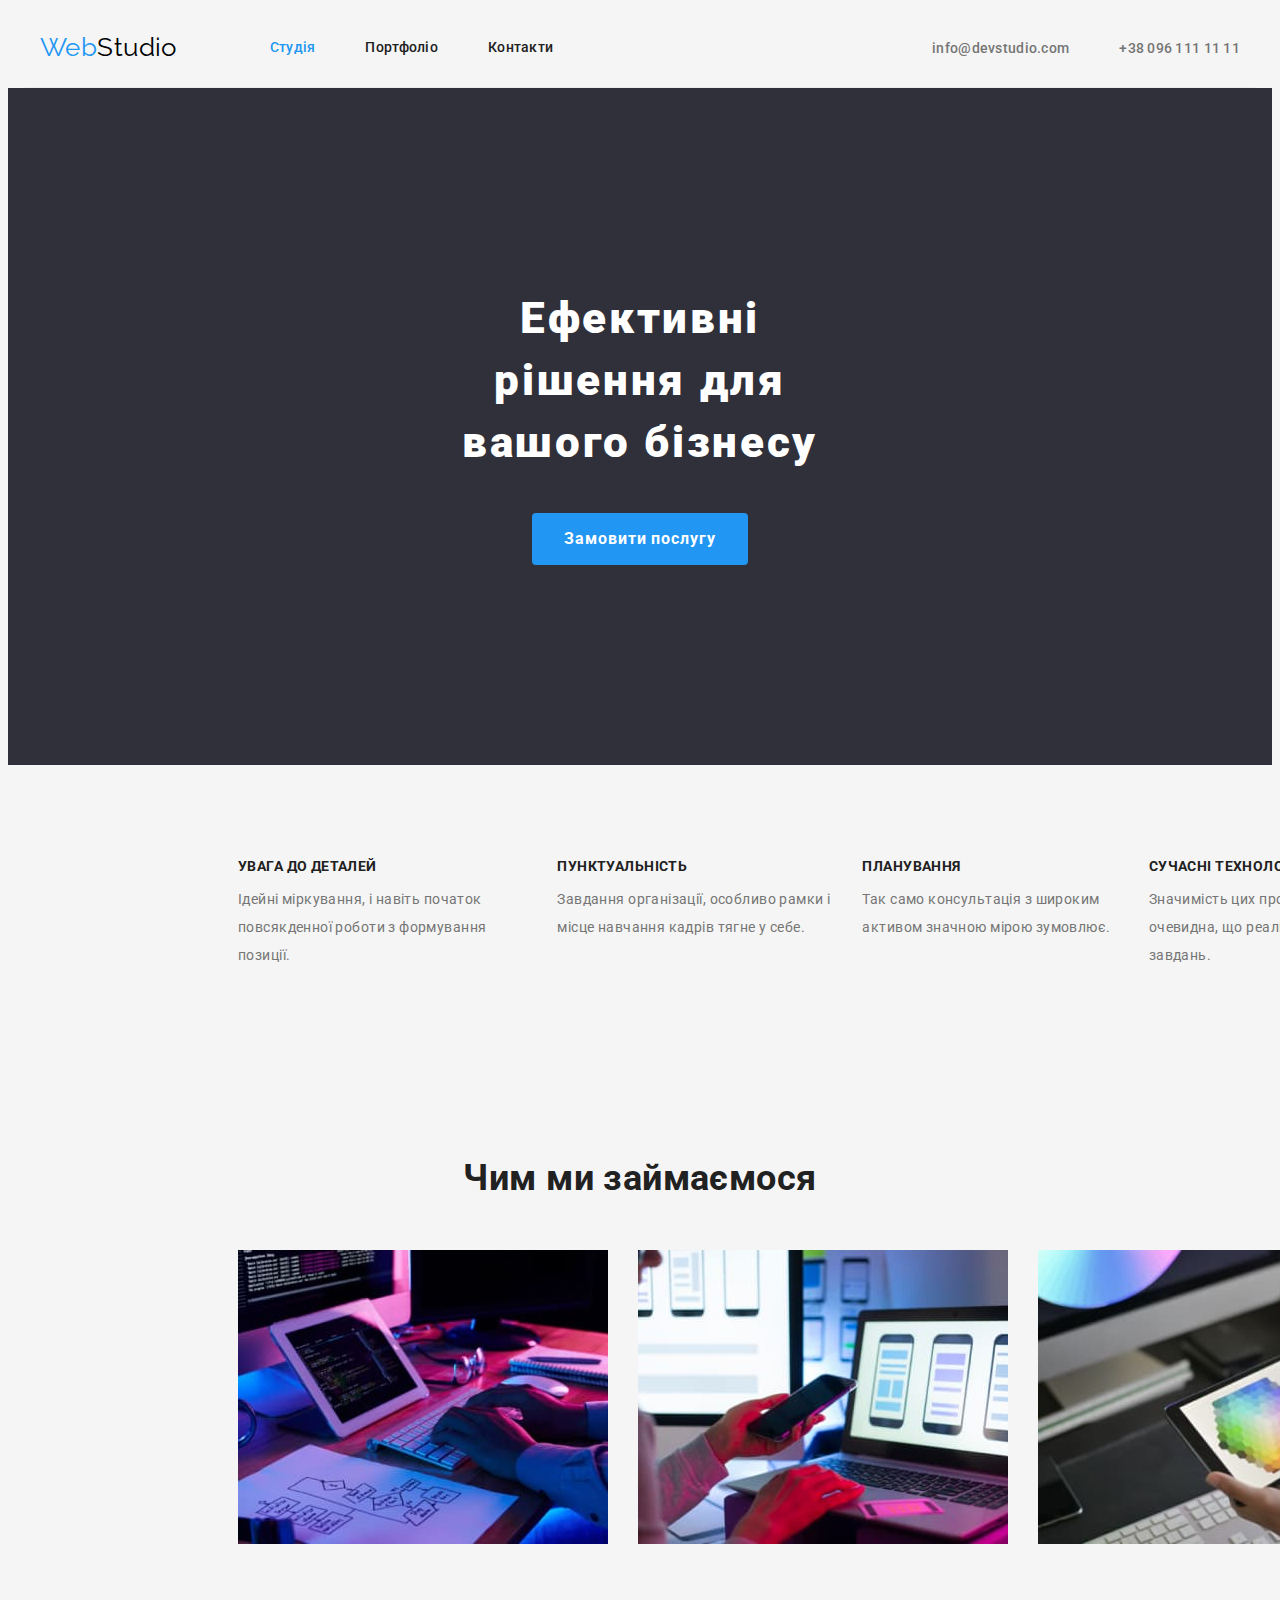
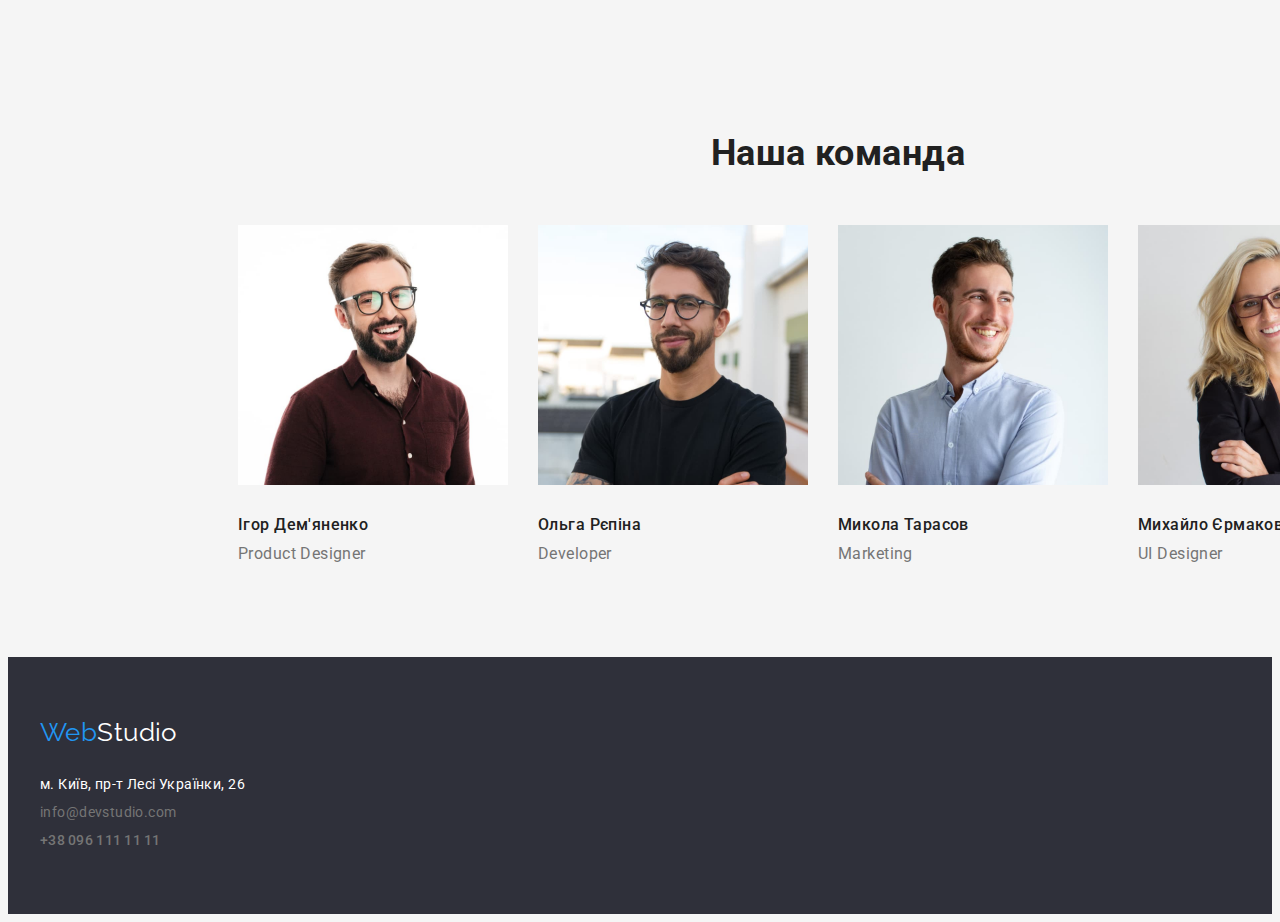
<file: index.html>
<!DOCTYPE html>
<html lang="en">
<head>
    <meta charset="UTF-8">
    <meta http-equiv="X-UA-Compatible" content="IE=edge">
    <meta name="viewport" content="width=device-width, initial-scale=1.0">
     <title>Студія</title>
     <link rel="preconnect" href="https://fonts.googleapis.com">
     <link rel="preconnect" href="https://fonts.gstatic.com" crossorigin>
     <link href="https://fonts.googleapis.com/css2?family=Raleway:wght@700&family=Roboto:wght@400;500;700;900&display=swap" 
     rel="stylesheet">
<link rel="stylesheet" href="https://cdnjs.cloudflare.com/ajax/libs/modern-normalize/1.1.0/modern-normalize.min.css" integrity="sha512-wpPYUAdjBVSE4KJnH1VR1HeZfpl1ub8YT/NKx4PuQ5NmX2tKuGu6U/JRp5y+Y8XG2tV+wKQpNHVUX03MfMFn9Q==" crossorigin="anonymous" referrerpolicy="no-referrer" />
     <link rel="stylesheet" href="./css/styles.css">

</head>
<body>
    <header >
      
        <div class="container main-nav">
            <nav class="navigation">
            <a href="" class="logo"> Web<span class="logo-three">Studio</span></a>
         <ul class="site-nav list">
            <li class="item">
                <a href="" class="link current">Студія</a>
            </li>
            <li class="item">
                <a href="./portfolio.html" class="link">Портфоліо</a>
            </li>
            <li class="item">
                <a href="" class="link">Контакти</a>
            </li>
         </ul>
       </nav>
    

        
     
      
        
     <ul class="site-contacte list ">
     <li class="item">
        <a href="mailto:info@devstudio.com" class="link">info@devstudio.com</a>
     </li>
     <li class="item">
        <a href="tel:+380961111111" class="tell">+38 096 111 11 11 </a>
     </li>
     </ul>
   </div>
   
       
       

 <!-- Меню -->
    
     
   </header>
   <main> 
        
    <section class="services">
        <h1 class="services-title">Ефективні рішення для вашого бізнесу</h1>
        <button type="button" class="button">Замовити послугу</button>
    </section>
    <section class="section"> <!-- Качество обслуживания  -->
        <h2 hidden>Якість обслуговування </h2> 
        <!-- потом уберем h2 с помощью CSS.Как я понял , то в каждой секции должен быть заголовок  -->
        <div class="container">
            <ul class="quality list">
            <li class="item">
                <h3 class="quality-title">УВАГА ДО ДЕТАЛЕЙ</h3>
                <p class="quality-text">Ідейні міркування, і навіть початок повсякденної роботи з формування позиції.</p>
            </li>
            <li class="item">
                <h3 class="quality-title">ПУНКТУАЛЬНІСТЬ</h3>
                <p class="quality-text">Завдання організації, особливо рамки і місце навчання кадрів тягне у себе.</p>
            </li>
            <li class="item">
                <h3 class="quality-title">ПЛАНУВАННЯ</h3>
                <p class="quality-text">Так само консультація з широким активом значною мірою зумовлює.</p>
            </li>
            <li class="item">
                <h3 class="quality-title">СУЧАСНІ ТЕХНОЛОГІЇ</h3>
                <p class="quality-text">Значимість цих проблем настільки очевидна, що реалізація планових завдань.</p>
            </li>
        </ul>
    </div>
        
    </section>
    <section class="section"> <!-- Про работу компании  -->
        
        <h2 class="section-title centered">Чим ми займаємося</h2>
        <div class="container ">
            <ul class="working list">
            <li class="item">
                <img src="images/img.jpg" alt="working on computer" width="370" >
            </li>
            <li class="item">
                <img src="images/img1.jpg" alt="working by telephone" width="370">
            </li>
            <li class="item">
                <img src="images/img2.jpg" alt="working on tablets " width="370">
            </li>
        </ul>
    </div>
        
    </section>
    <section class="section"> <!-- Наша команда -->
       <div class="container">
        <h2 class="section-title centered">Наша команда</h2>
        <ul class="team list">
            <li class="item">
                
                    <img src="images/img6.jpg" alt="man" width="270">
                     <h3 class="team-title">Ігор Дем'яненко </h3>
                      <p class="team-position">Product Designer</p> 
                
            </li>
            <li class="item">
                
                    <img src="images/img5.jpg" alt="woman" width="270">
                     <h3 class="team-title">Ольга Рєпіна</h3> 
                        <p class="team-position">Developer</p> 
                
    
            </li>
            <li class="item">
               
                    <img src="images/img3.jpg" alt="man" width="270">
                       <h3 class="team-title">Микола Тарасов</h3>
                        <p class="team-position">Marketing</p>
               
            </li>
            <li class="item">
                
                    <img src="images/img4.jpg" alt="man" width="270">
                      <h3 class="team-title">Михайло Єрмаков</h3>
                        <p class="team-position">UI Designer</p>
                
            </li>
        </ul>
    </div>
        
    
    </section>

   </main>
   <footer class="footer">
     <!-- Футер -->
     <div class="container">
        <a href="" class="logo">Web<span class="logo-two">Studio</span> </a>
    <address>
        м. Київ, пр-т Лесі Українки, 26 <br>
        <a href="mailto:info@devstudio.com" class="link">info@devstudio.com</a><br>
        <a href="tel=:+380961111111" class="tell">+38 096 111 11 11</a>
    
    </address>
</div>
    

   </footer>


</body>
</html>
</file>
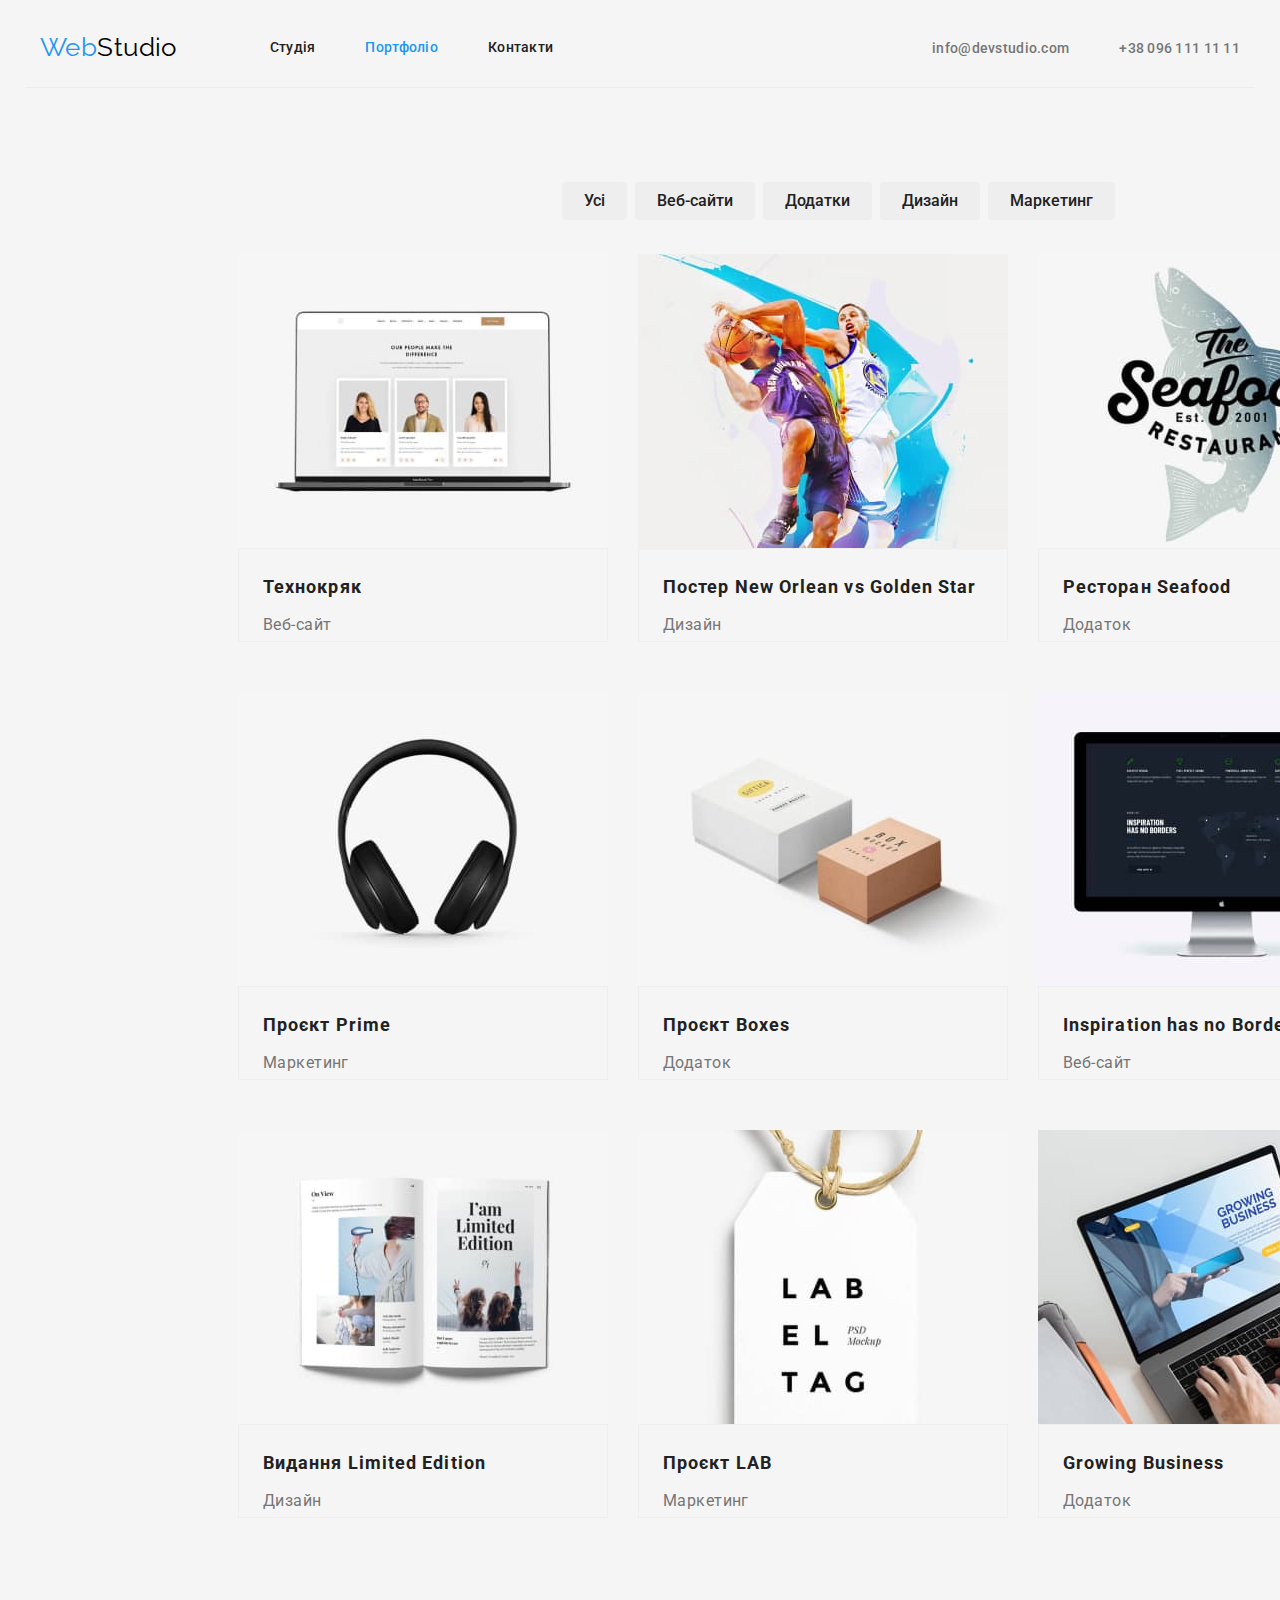
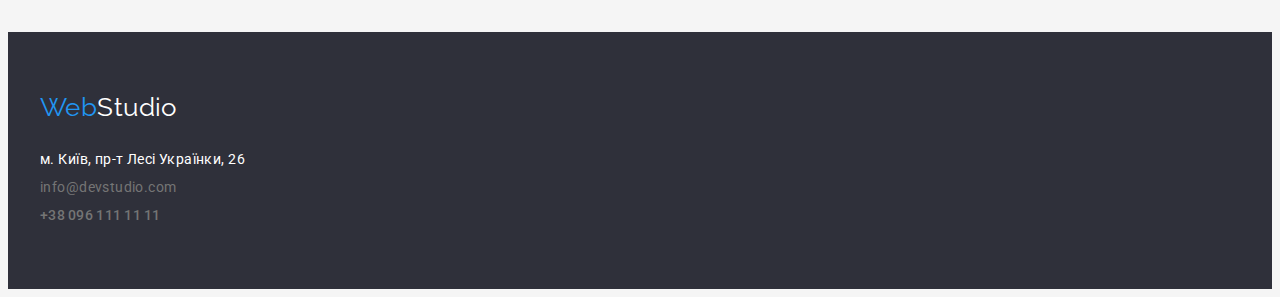
<file: portfolio.html>
<!DOCTYPE html>
<html lang="en">
<head>
    <meta charset="UTF-8">
    <meta http-equiv="X-UA-Compatible" content="IE=edge">
    <meta name="viewport" content="width=device-width, initial-scale=1.0">
    <title>Портфоліо</title>
     <link rel="preconnect" href="https://fonts.googleapis.com">
     <link rel="preconnect" href="https://fonts.gstatic.com" crossorigin>
     <link href="https://fonts.googleapis.com/css2?family=Raleway:wght@700&family=Roboto:wght@400;500;700;900&display=swap" 
     rel="stylesheet">
     <link rel="stylesheet" href="https://cdnjs.cloudflare.com/ajax/libs/modern-normalize/1.1.0/modern-normalize.min.css" integrity="sha512-wpPYUAdjBVSE4KJnH1VR1HeZfpl1ub8YT/NKx4PuQ5NmX2tKuGu6U/JRp5y+Y8XG2tV+wKQpNHVUX03MfMFn9Q==" crossorigin="anonymous" referrerpolicy="no-referrer" />
      <link rel="stylesheet" href="./css/styles.css">
</head>
<body>
     <header >
      
        <div class="container main-nav">
            <nav class="navigation">
            <a href="" class="logo"> Web<span class="logo-three">Studio</span></a>
        <ul class="site-nav list">
            <li class="item">
                <a href="./index.html" class="link ">Студія</a>
            </li>
            <li class="item">
                <a href="./portfolio.html" class="link current">Портфоліо</a>
            </li>
            <li class="item">
                <a href="" class="link">Контакти</a>
            </li>
        </ul>
       </nav>
    

        
     
    <!-- <div class="container"> -->
        
     <ul class="site-contacte list ">
     <li class="item">
        <a href="mailto:info@devstudio.com" class="link">info@devstudio.com</a>
     </li>
     <li class="item">
        <a href="tel:+380961111111" class="tell">+38 096 111 11 11 </a>
     </li>
   </ul>
   </div>
   
<!-- </div> -->
       

 <!-- Меню -->
    
     
   </header>
   <main> 
    <!-- Фильтр -->
    <section class="filtr-space">
        <!-- <div class="container">  -->
            <h1 hidden>Portfolio</h1>
   <div class=" container filtr">
    <button type="button" class="filtr-button item">Усі</button>
      <button type="button" class="filtr-button item">Веб-сайти</button>
        <button type="button" class="filtr-button item">Додатки</button>
          <button type="button" class="filtr-button item">Дизайн</button>
           <button type="button" class="filtr-button item">Маркетинг</button>
           
        
        
</div>
<!-- </div> -->
   

          

<!-- Портфолио -->
<div class="container"> 
    <ul class="portfolio list">
        <li class="item">
            <img src="images/img7.jpg" alt="notebook" width="370">
            <div class="portfolio-border">
                <h2 class="portfolio-title">Технокряк</h2>
            <p >Веб-сайт</p>
        </div>
            
        </li>
        <li class=" item">
            <img src="images/img8.jpg" alt="play basketball" width="370">
            <div class="portfolio-border">
                <h2 class="portfolio-title">Постер New Orlean vs Golden Star</h2>
            <p>Дизайн</p>
        </div>
            
        </li>
        <li class="item">
            <img src="images/img9.jpg" alt="Seafood" width="370">
            <div class="portfolio-border">
                <h2 class="portfolio-title">Ресторан Seafood</h2>
            <p>Додаток</p>
        </div>
            
        </li>
        <li class="item">
            <img src="images/img10.jpg" alt="headphones" width="370">
            <div class="portfolio-border">
                <h2 class="portfolio-title">Проєкт Prime</h2>
            <p>Маркетинг</p>
        </div>
            
        </li>
        <li class="item">
            <img src="images/img11.jpg" alt="Boxes" width="370">
            <div class="portfolio-border">
                <h2 class="portfolio-title">Проєкт Boxes</h2>
            <p>Додаток</p>
        </div>
            
        </li>
        <li class="item">
            <img src="images/img12.jpg" alt="monitor" width="370">
            <div class="portfolio-border">
                <h2 class="portfolio-title">Inspiration has no Borders</h2>
            <p>Веб-сайт</p>
        </div>
            
        </li>
        <li class="item">
            <img src="images/img13.jpg" alt="book" width="370">
            <div class="portfolio-border">
                <h2 class="portfolio-title">Видання Limited Edition</h2>
            <p>Дизайн</p>
        </div>
            
        </li>
        <li class="item">
            <img src="images/img14.jpg" alt="LAB" width="370">
            <div class="portfolio-border">
                <h2 class="portfolio-title">Проєкт LAB</h2>
            <p>Маркетинг</p>
        </div>
            
        </li>
        <li class="item">
            <img src="images/img15.jpg" alt="typing on computer" width="370">
            <div class="portfolio-border">
                <h2 class="portfolio-title">Growing Business</h2>
            <p>Додаток</p>
        </div>
            
        </li>
        
    </ul>
</div>
   
</section>
</main>
   


   
 <footer class="footer">
     <!-- Футер -->
     <div class="container">
        <a href="" class="logo">Web<span class="logo-two">Studio</span> </a>
    <address>
        м. Київ, пр-т Лесі Українки, 26 <br>
        <a href="mailto:info@devstudio.com" class="link">info@devstudio.com</a><br>
        <a href="tel=:+380961111111" class="tell">+38 096 111 11 11</a>
    
    </address>
</div>
    

   </footer>
    
</body>
</html>
</file>
<file: css/styles.css>
/* основой цвет текста #757575

вторичный цвет текста #212121
акцент #2196F3

цвет фона #F5F5F5 */
:root{
    --primary-text-color:#757575;
    --title-text-color:#212121;
    --nav-text-color:#212121;
    --accent-text-color:#2196F3;
    --white-color:#FFFFFF;
    
}
.container{
    width: 1200px;
    padding-left: 15px;
    padding-right: 15px;
    margin-left: auto;
    margin-right: auto;
    /* background-color: #b5ea89; */
}


body{
    background-color: #F5F5F5;
    color:var(--primary-text-color);
    font-family: 'Roboto', sans-serif;
    letter-spacing: 0.03em;
    font-size: 14px;
    line-height: 2;
    
}
img{
        display: block; max-width:100%;}
    
ul{
    list-style: none;
}
.list{
    padding: 0;
    margin: 0;
}

.section {
    padding: 94px 215px;
    
}
/* LOGO */
.logo {
    color:#2196F3;
 text-decoration: none;
 font-family:'Raleway', sans-serif;
 font-size: 26px;
 line-height: 1.2;
     }
.logo:hover{
    color:#F45656;
          }
 .logo-two {
    color:#FFFFFF}
 .logo-two:hover{
  color:#F45656;  
 }
 .logo-three {
    color:#000000;}
 .logo-three:hover{
    color:#F45656;
 }

    /* SITE-NAV */

.main-nav{
    display:flex;
    align-items: center;
    border-bottom: 1px solid #ECECEC;
   
   
}
 .navigation{
   
    display: flex;
    align-items: center;

    
 }
.site-nav{
  display:flex;
  margin-left: 93px;
}


/* .site-nav .item:not(:last-child) {
    margin-right: 50px;
} */
.site-nav .item +.item{
    margin-left: 50px;
}

.site-nav .link {
    display: block;
    color:var(--nav-text-color);
    text-decoration: none;
 font-weight: 500;
 font-size: 14px;
 line-height: 1.1;
 letter-spacing: 0.02em;
 padding-top: 32px;
 padding-bottom: 32px;
}
.site-nav :hover , .site-nav :focus {
    color: var(--accent-text-color);
}
.site-nav .link.current{
    color:var(--accent-text-color);
}
.site-nav .link:active{
    color:#F45656 ;
}

 /* SITE-CONTACTE */
 
.site-contacte{
    
    display:flex;
    margin-left: auto;
}
.site-contacte .item + .item{
    margin-left: 50px;

}
 
.site-contacte .link,.tell {
    color: var(--primary-text-color);
    text-decoration: none;
    font-weight: 500;
    font-size: 14px;
    line-height: 1.1;
    letter-spacing: 0.02em;
 }
 .site-contacte .link:hover ,.site-contacte .link:focus{
    color:var(--accent-text-color);
 }
 
 
 .site-contacte .tell:hover ,.site-contacte .tell:focus{
    color: var(--accent-text-color);
 }
 

  /* SERVICES */

  
  .services{
    background-color: #2F303A;
    text-align: center;
    padding:200px 452px ;
  }
  .services-title{
    color: var(--white-color);
    font-weight: 900;
    font-size: 44px;
    line-height: 1.4;
    letter-spacing: 0.06em;
    margin-top: 0;
    margin-bottom: 40px;


  }
  .button{
    background-color:#2196F3 ;
    color: var(--white-color);
    cursor: pointer;
    font-family: inherit;
   font-weight: 700;
   font-size: 16px;
   line-height: 2;
   align-items: center;
   text-align: center;
   letter-spacing: 0.06em;
   min-width: 216px;
   border-radius: 4px;
   padding: 10px 32px;
   border:none;
    }
    .button:hover,.button:focus{
        background-color:#188CE8;
    }

    
    /* SECTION */

.section-title{
    color:var(--title-text-color);
font-size: 36px;
line-height: 1.2;
text-align:center;
margin-top: 0;
margin-bottom: 50px;
}
.section-title.centered{
    text-align: center;
}
/* quality-list */
.quality{
    display: flex;
}
.quality .item + .item{
    margin-left: 30px;
}
.quality-title{
    color: var(--title-text-color);
    font-size: 14px;
  line-height: 1.1;
  margin-top: 0;
  margin-bottom: 10px;

}
.quality p{
    margin-top: 0;
    margin-bottom: 0;
}
/* .quality-list-text{
font-weight: 400;
font-size: 14px;
line-height: 2;
} */

/* Working list */

.working{
    
    display: flex;
}
.working .item + .item{
    margin-left: 30px;
}


/* Team */

.team{
    display: flex;
}
.team .item + .item{
    margin-left: 30px;
}
.team-title {
 color: var(--title-text-color);
 font-weight: 500;
 font-size: 16px;
 line-height: 1.2;
 margin-top:30px ;
 margin-bottom: 10px;
 }
 .team-position{

font-size: 16px;
line-height: 1.2;
margin-top: 0;
margin-bottom: 0;
}

/*  ФУТЕР  */

.footer{
    background-color: #2F303A;
    padding-top: 60px;
    padding-bottom: 60px;
}
.footer .link {
    color: var(--primary-text-color);
    text-decoration: none;
}
 .footer .link:hover ,.footer .link:focus{
    color: var(--accent-text-color);
 } 
.footer .tell {
    color: var(--primary-text-color);
    text-decoration: none;
}
.footer .tell:hover , .footer .tell:focus{
    color: var(--accent-text-color);
}
 address {
    color:#FFFFFF;
font-style: normal;
margin-top: 20px;


}
 
                   /* "ПОРТФОЛИО"  */
.filtr-space{
        padding: 94px 215px ;
    }
       
.filtr{
    display: flex;
    justify-content: center;
    margin-bottom: 34px;

}
.filtr .item + .item{
    margin-left: 8px;
}



 .filtr-button{
    background-color:#EEEEEE;
    color:var(--nav-text-color);
    cursor: pointer;

    font-family:inherit;
   font-weight: 500;
   font-size: 16px;
   line-height: 1.6;

   border-radius: 4px;
   text-align: center;
   padding: 6px 22px;
   border:none ;

    } 
    .filtr-button:hover , .filtr-button:focus{
        background-color:var(--accent-text-color) ;
        color: var(--white-color);
    }    
    /* ПОРТФОЛИО ЛИСТ */
    .portfolio-title{
        color: var(--title-text-color);
       font-size: 18px;
        letter-spacing: 0.06em;
        margin-top: 20px;
        margin-bottom: 4px;
        padding-left: 24px;
        padding-right: 24px;
    }
    .portfolio p{
        margin-top: 0;
        margin-bottom: 0;
        padding-left: 24px;
        padding-right: 24px;
    }

        
    .portfolio{
       display: flex;
       flex-wrap: wrap;
       margin-left: auto;
       margin-right: auto;
       
       font-size: 16px;
    }
        
         

    .portfolio .item{
        width: 370px;
        margin-right: 30px;
        margin-bottom: 30px;
        padding-bottom: 20px;
        /* outline: 2px solid #2F303A; */
    }
    .portfolio .item:nth-child(3n){
        margin-right: 0;
    }
    .portfolio .item:nth-last-child(-n+3){
        margin-bottom: 0;
    }
    .portfolio-border{
        border: 1px solid #EEEEEE;

    }
    

    /* border: 1px solid #EEEEEE; */
    
    /* .portfolio .item{
       
        width: calc((100%-60px) / 3);
    }
    .portfolio.item:nth-child(3n)
    {
        margin-right: 0;} */
           /* этим способом почему то не получилось , не убрало марджин каждому третему  */
           /* если есть возможность написать правильный код  */
</file>
